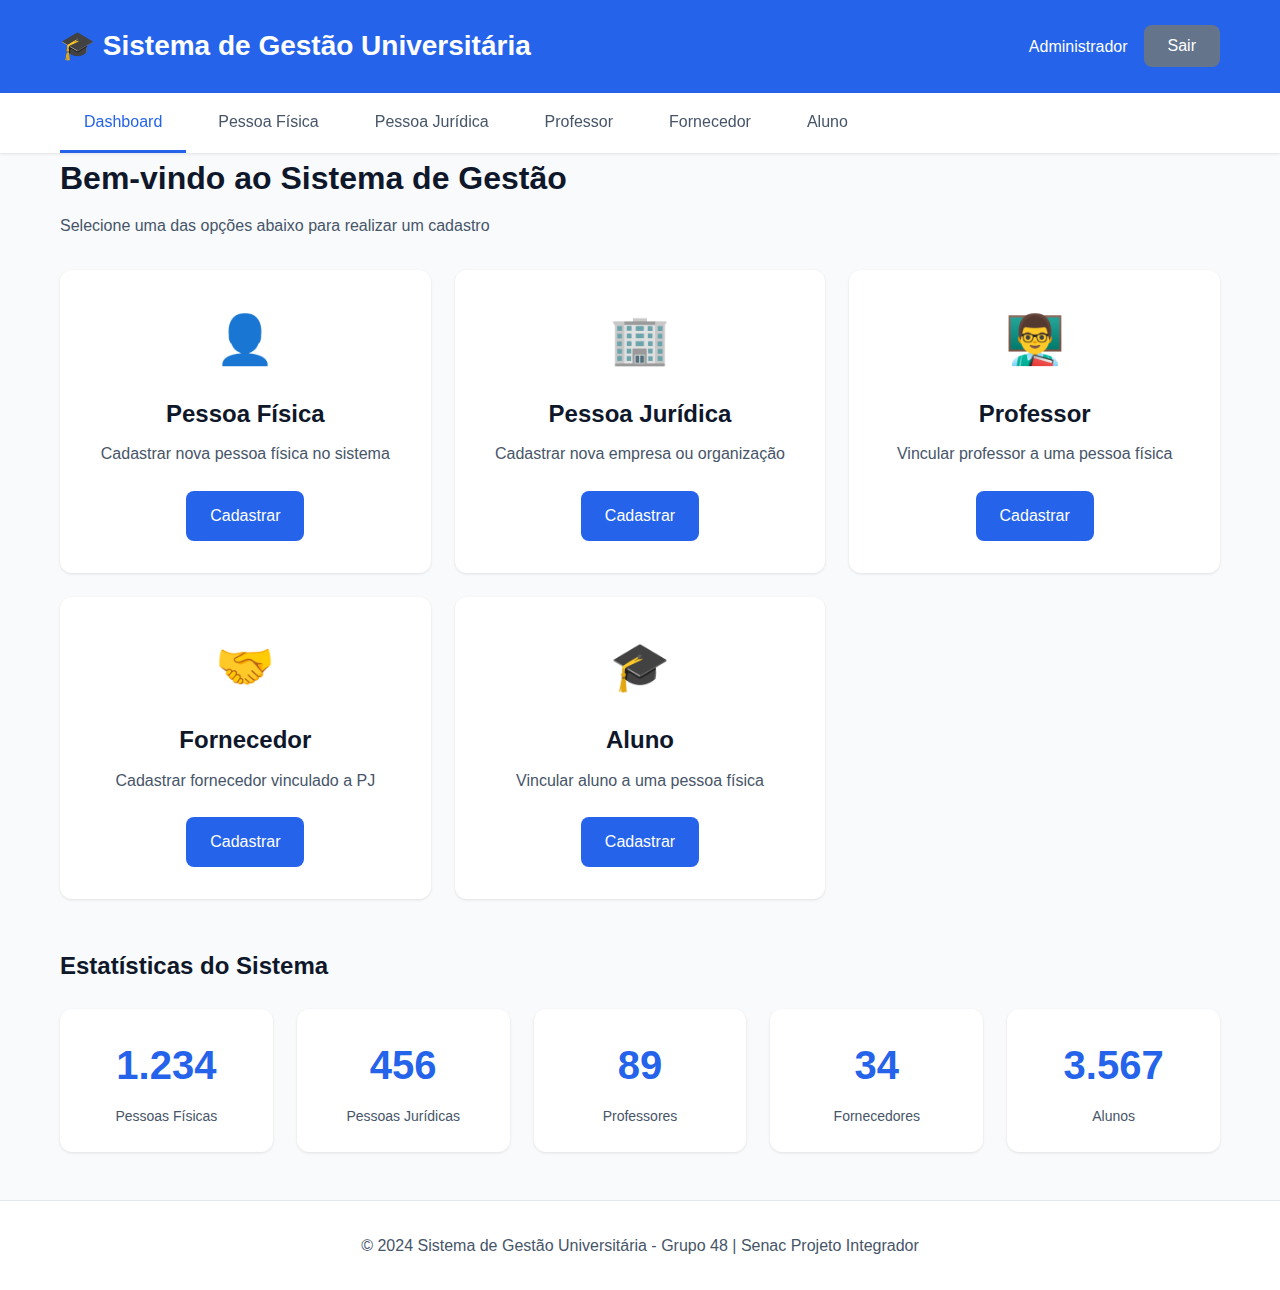
<file: index.html>
<!DOCTYPE html>
<html lang="pt-BR">
<head>
    <meta charset="UTF-8">
    <meta name="viewport" content="width=device-width, initial-scale=1.0">
    <title>Sistema de Gestão Universitária</title>
    <link rel="stylesheet" href="styles.css">
</head>
<body>
    <header>
        <div class="container">
            <h1>🎓 Sistema de Gestão Universitária</h1>
            <div class="user-info">
                <span>Administrador</span>
                <button class="btn-secondary">Sair</button>
            </div>
        </div>
    </header>

    <nav class="main-nav">
        <div class="container">
            <a href="index.html" class="active">Dashboard</a>
            <a href="pessoa-fisica.html">Pessoa Física</a>
            <a href="pessoa-juridica.html">Pessoa Jurídica</a>
            <a href="professor.html">Professor</a>
            <a href="fornecedor.html">Fornecedor</a>
            <a href="aluno.html">Aluno</a>
        </div>
    </nav>

    <main class="container">
        <section class="dashboard">
            <h2>Bem-vindo ao Sistema de Gestão</h2>
            <p class="subtitle">Selecione uma das opções abaixo para realizar um cadastro</p>

            <div class="cards-grid">
                <div class="card">
                    <div class="card-icon">👤</div>
                    <h3>Pessoa Física</h3>
                    <p>Cadastrar nova pessoa física no sistema</p>
                    <a href="pessoa-fisica.html" class="btn-primary">Cadastrar</a>
                </div>

                <div class="card">
                    <div class="card-icon">🏢</div>
                    <h3>Pessoa Jurídica</h3>
                    <p>Cadastrar nova empresa ou organização</p>
                    <a href="pessoa-juridica.html" class="btn-primary">Cadastrar</a>
                </div>

                <div class="card">
                    <div class="card-icon">👨‍🏫</div>
                    <h3>Professor</h3>
                    <p>Vincular professor a uma pessoa física</p>
                    <a href="professor.html" class="btn-primary">Cadastrar</a>
                </div>

                <div class="card">
                    <div class="card-icon">🤝</div>
                    <h3>Fornecedor</h3>
                    <p>Cadastrar fornecedor vinculado a PJ</p>
                    <a href="fornecedor.html" class="btn-primary">Cadastrar</a>
                </div>

                <div class="card">
                    <div class="card-icon">🎓</div>
                    <h3>Aluno</h3>
                    <p>Vincular aluno a uma pessoa física</p>
                    <a href="aluno.html" class="btn-primary">Cadastrar</a>
                </div>
            </div>
        </section>

        <section class="stats">
            <h3>Estatísticas do Sistema</h3>
            <div class="stats-grid">
                <div class="stat-card">
                    <div class="stat-number">1.234</div>
                    <div class="stat-label">Pessoas Físicas</div>
                </div>
                <div class="stat-card">
                    <div class="stat-number">456</div>
                    <div class="stat-label">Pessoas Jurídicas</div>
                </div>
                <div class="stat-card">
                    <div class="stat-number">89</div>
                    <div class="stat-label">Professores</div>
                </div>
                <div class="stat-card">
                    <div class="stat-number">34</div>
                    <div class="stat-label">Fornecedores</div>
                </div>
                <div class="stat-card">
                    <div class="stat-number">3.567</div>
                    <div class="stat-label">Alunos</div>
                </div>
            </div>
        </section>
    </main>

    <footer>
        <div class="container">
            <p>&copy; 2024 Sistema de Gestão Universitária - Grupo 48 | Senac Projeto Integrador</p>
        </div>
    </footer>

    <script src="scripts.js"></script>
</body>
</html>
</file>
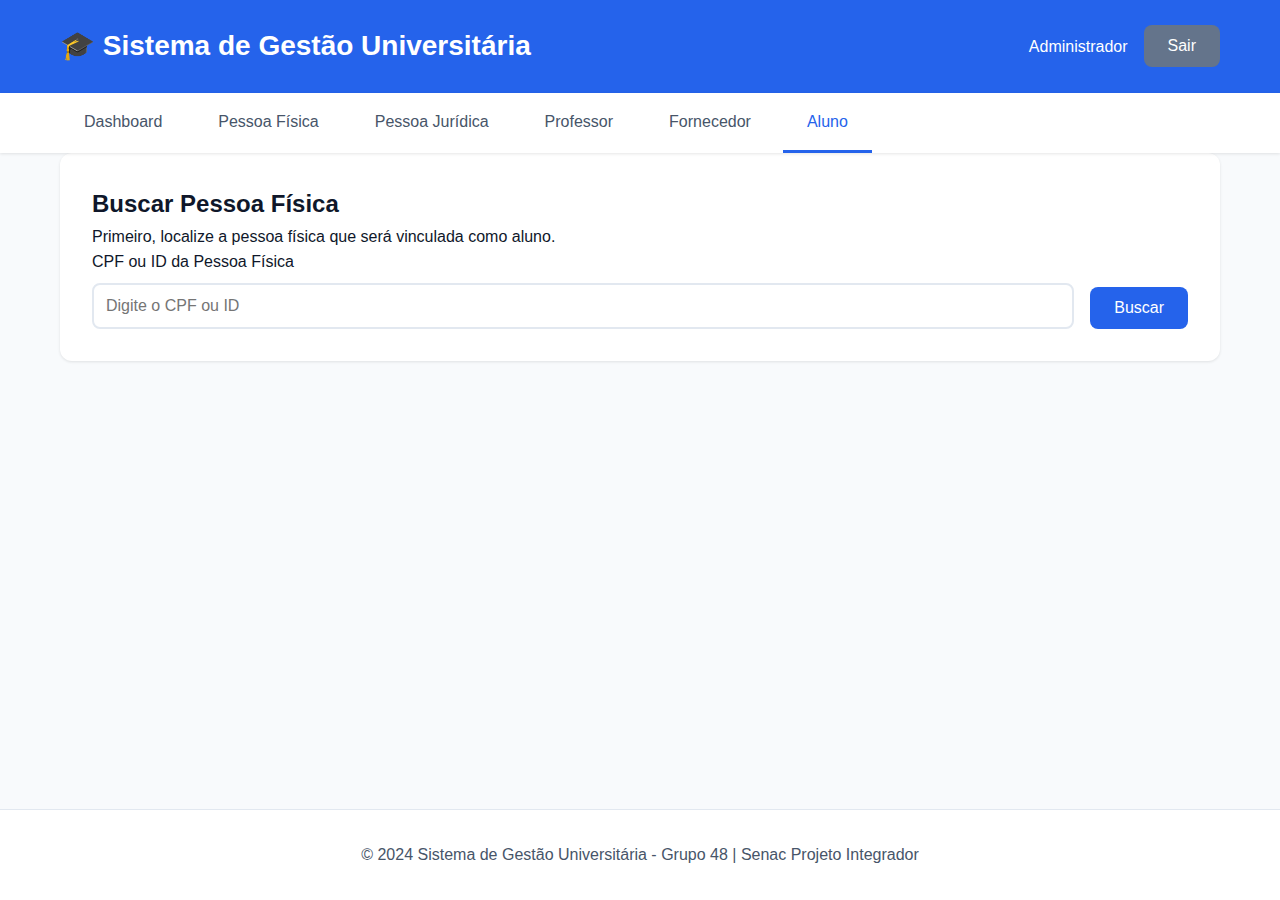
<file: aluno.html>
<!DOCTYPE html>
<html lang="pt-BR">
<head>
    <meta charset="UTF-8">
    <meta name="viewport" content="width=device-width, initial-scale=1.0">
    <title>Cadastrar Aluno - Sistema de Gestão Universitária</title>
    <link rel="stylesheet" href="styles.css">
</head>
<body>
    <header>
        <div class="container">
            <h1>🎓 Sistema de Gestão Universitária</h1>
            <div class="user-info">
                <span>Administrador</span>
                <button class="btn-secondary">Sair</button>
            </div>
        </div>
    </header>

    <nav class="main-nav">
        <div class="container">
            <a href="index.html">Dashboard</a>
            <a href="pessoa-fisica.html">Pessoa Física</a>
            <a href="pessoa-juridica.html">Pessoa Jurídica</a>
            <a href="professor.html">Professor</a>
            <a href="fornecedor.html">Fornecedor</a>
            <a href="aluno.html" class="active">Aluno</a>
        </div>
    </nav>

    <main class="container">
        <!-- Seção de Busca -->
        <div class="search-section">
            <h2>Buscar Pessoa Física</h2>
            <p class="description">Primeiro, localize a pessoa física que será vinculada como aluno.</p>

            <div class="search-box">
                <div class="form-group">
                    <label for="cpfBusca">CPF ou ID da Pessoa Física</label>
                    <input 
                        type="text" 
                        id="cpfBusca" 
                        placeholder="Digite o CPF ou ID"
                    >
                </div>
                <button type="button" class="btn-primary" onclick="buscarPessoa()">Buscar</button>
            </div>

            <div id="resultadoBusca"></div>
        </div>

        <!-- Formulário de Aluno (inicialmente oculto) -->
        <div id="formularioAluno" class="form-section" style="display: none;">
            <h2>Dados Acadêmicos do Aluno</h2>
            <p class="description">Preencha as informações acadêmicas para o cadastro do aluno.</p>

            <div id="messages"></div>

            <!-- Dados da Pessoa Física (somente leitura) -->
            <div class="info-box">
                <strong>Pessoa Física Selecionada:</strong>
                <p id="dadosPessoa" style="margin-top: 0.5rem;"></p>
            </div>

            <form id="formAluno">
                <div class="form-row">
                    <div class="form-group">
                        <label for="curso" class="required">Curso</label>
                        <select id="curso" name="curso" required>
                            <option value="">Selecione o curso</option>
                            <option value="Análise e Desenvolvimento de Sistemas">Análise e Desenvolvimento de Sistemas</option>
                            <option value="Ciência da Computação">Ciência da Computação</option>
                            <option value="Engenharia de Software">Engenharia de Software</option>
                            <option value="Sistemas de Informação">Sistemas de Informação</option>
                            <option value="Administração">Administração</option>
                            <option value="Ciências Contábeis">Ciências Contábeis</option>
                            <option value="Direito">Direito</option>
                            <option value="Enfermagem">Enfermagem</option>
                            <option value="Engenharia Civil">Engenharia Civil</option>
                            <option value="Pedagogia">Pedagogia</option>
                        </select>
                    </div>

                    <div class="form-group">
                        <label for="turno" class="required">Turno</label>
                        <select id="turno" name="turno" required>
                            <option value="">Selecione o turno</option>
                            <option value="Matutino">Matutino</option>
                            <option value="Vespertino">Vespertino</option>
                            <option value="Noturno">Noturno</option>
                            <option value="Integral">Integral</option>
                            <option value="EAD">EAD</option>
                        </select>
                    </div>
                </div>

                <div class="form-row">
                    <div class="form-group">
                        <label for="dataIngresso" class="required">Data de Ingresso</label>
                        <input 
                            type="date" 
                            id="dataIngresso" 
                            name="dataIngresso"
                            required
                        >
                    </div>

                    <div class="form-group">
                        <label for="formaIngresso" class="required">Forma de Ingresso</label>
                        <select id="formaIngresso" name="formaIngresso" required>
                            <option value="">Selecione a forma de ingresso</option>
                            <option value="Vestibular">Vestibular</option>
                            <option value="ENEM">ENEM</option>
                            <option value="Transferência Externa">Transferência Externa</option>
                            <option value="Transferência Interna">Transferência Interna</option>
                            <option value="Processo Seletivo">Processo Seletivo</option>
                            <option value="Reopção de Curso">Reopção de Curso</option>
                        </select>
                    </div>
                </div>

                <div class="form-group">
                    <label for="status" class="required">Status</label>
                    <select id="status" name="status" required>
                        <option value="">Selecione o status</option>
                        <option value="Ativo">Ativo</option>
                        <option value="Trancado">Trancado</option>
                        <option value="Inativo">Inativo</option>
                    </select>
                </div>

                <div class="form-actions">
                    <button type="button" class="btn-secondary" onclick="cancelarCadastro()">Cancelar</button>
                    <button type="submit" class="btn-primary">Cadastrar Aluno</button>
                </div>
            </form>
        </div>
    </main>

    <footer>
        <div class="container">
            <p>&copy; 2024 Sistema de Gestão Universitária - Grupo 48 | Senac Projeto Integrador</p>
        </div>
    </footer>

    <script src="scripts.js"></script>
    <script>
        let pessoaFisicaSelecionada = null;

        function buscarPessoa() {
            const cpfBusca = document.getElementById('cpfBusca').value.trim();
            const resultadoDiv = document.getElementById('resultadoBusca');

            if (!cpfBusca) {
                resultadoDiv.innerHTML = '<div class="error-message">Por favor, digite um CPF ou ID para buscar.</div>';
                return;
            }

            // Simular busca (80% de chance de encontrar)
            if (Math.random() < 0.8) {
                pessoaFisicaSelecionada = {
                    id: 'PF' + Math.floor(Math.random() * 10000).toString().padStart(5, '0'),
                    nome: 'Maria Oliveira Santos',
                    cpf: '987.654.321-00',
                    email: 'maria.oliveira@email.com',
                    telefone: '(81) 99876-5432'
                };

                resultadoDiv.innerHTML = `
                    <div class="result-card">
                        <h4>✅ Pessoa Física Encontrada</h4>
                        <p><strong>ID:</strong> ${pessoaFisicaSelecionada.id}</p>
                        <p><strong>Nome:</strong> ${pessoaFisicaSelecionada.nome}</p>
                        <p><strong>CPF:</strong> ${pessoaFisicaSelecionada.cpf}</p>
                        <p><strong>E-mail:</strong> ${pessoaFisicaSelecionada.email}</p>
                        <p><strong>Telefone:</strong> ${pessoaFisicaSelecionada.telefone}</p>
                        <button class="btn-success" style="margin-top: 1rem;" onclick="vincularAluno()">
                            Vincular como Aluno
                        </button>
                    </div>
                `;
            } else {
                resultadoDiv.innerHTML = `
                    <div class="error-message">
                        Pessoa física não encontrada. 
                        <a href="pessoa-fisica.html" style="color: inherit; text-decoration: underline;">
                            Clique aqui para cadastrar
                        </a>
                    </div>
                `;
            }
        }

        function vincularAluno() {
            // Mostrar formulário
            document.getElementById('formularioAluno').style.display = 'block';
            document.getElementById('dadosPessoa').innerHTML = `
                <strong>${pessoaFisicaSelecionada.nome}</strong> - 
                CPF: ${pessoaFisicaSelecionada.cpf} - 
                ID: ${pessoaFisicaSelecionada.id}
            `;
            
            // Scroll suave para o formulário
            document.getElementById('formularioAluno').scrollIntoView({ behavior: 'smooth' });
        }

        function cancelarCadastro() {
            document.getElementById('formularioAluno').style.display = 'none';
            document.getElementById('formAluno').reset();
            document.getElementById('messages').innerHTML = '';
            pessoaFisicaSelecionada = null;
        }

        // Validação do formulário
        document.getElementById('formAluno').addEventListener('submit', function(e) {
            e.preventDefault();

            if (!pessoaFisicaSelecionada) {
                showMessage('Erro: Nenhuma pessoa física selecionada.', 'error');
                return;
            }

            const curso = document.getElementById('curso').value;

            // Simular curso indisponível (15% de chance)
            if (Math.random() < 0.15) {
                showMessage(
                    `O curso "${curso}" está temporariamente indisponível para matrícula. Por favor, selecione outro curso.`, 
                    'error'
                );
                return;
            }

            // Gerar matrícula acadêmica
            const anoAtual = new Date().getFullYear();
            const matricula = anoAtual + '' + Math.floor(Math.random() * 1000000).toString().padStart(6, '0');
            
            showMessage(`Aluno cadastrado com sucesso! Matrícula: ${matricula}`, 'success');
            
            // Limpar após 3 segundos
            setTimeout(() => {
                cancelarCadastro();
                document.getElementById('resultadoBusca').innerHTML = '';
                document.getElementById('cpfBusca').value = '';
            }, 3000);
        });

        function showMessage(message, type) {
            const messagesDiv = document.getElementById('messages');
            const className = type === 'success' ? 'success-message' : 'error-message';
            messagesDiv.innerHTML = `<div class="${className}">${message}</div>`;
            messagesDiv.scrollIntoView({ behavior: 'smooth' });
        }
    </script>
</body>
</html>
</file>
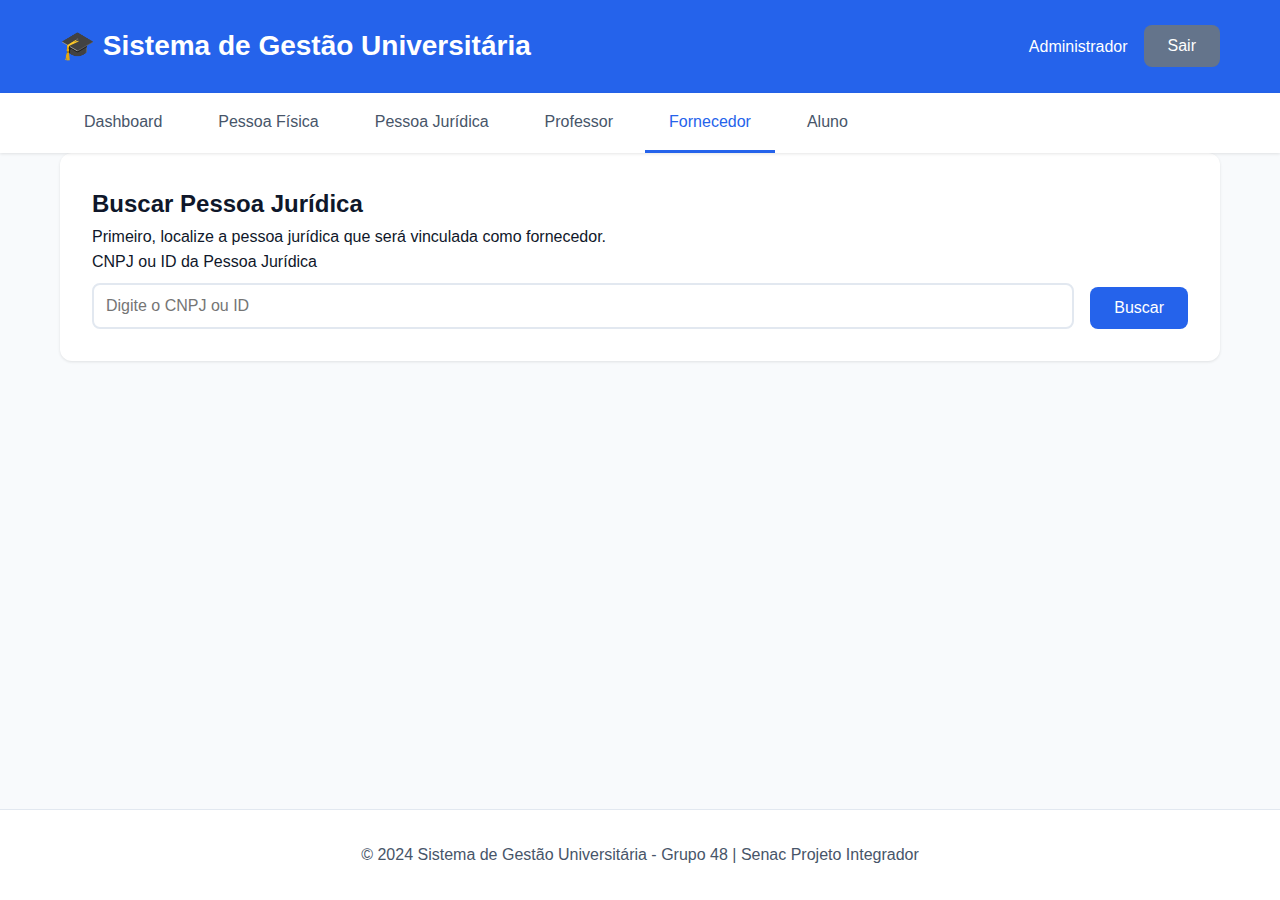
<file: fornecedor.html>
<!DOCTYPE html>
<html lang="pt-BR">
<head>
    <meta charset="UTF-8">
    <meta name="viewport" content="width=device-width, initial-scale=1.0">
    <title>Cadastrar Fornecedor - Sistema de Gestão Universitária</title>
    <link rel="stylesheet" href="styles.css">
</head>
<body>
    <header>
        <div class="container">
            <h1>🎓 Sistema de Gestão Universitária</h1>
            <div class="user-info">
                <span>Administrador</span>
                <button class="btn-secondary">Sair</button>
            </div>
        </div>
    </header>

    <nav class="main-nav">
        <div class="container">
            <a href="index.html">Dashboard</a>
            <a href="pessoa-fisica.html">Pessoa Física</a>
            <a href="pessoa-juridica.html">Pessoa Jurídica</a>
            <a href="professor.html">Professor</a>
            <a href="fornecedor.html" class="active">Fornecedor</a>
            <a href="aluno.html">Aluno</a>
        </div>
    </nav>

    <main class="container">
        <!-- Seção de Busca -->
        <div class="search-section">
            <h2>Buscar Pessoa Jurídica</h2>
            <p class="description">Primeiro, localize a pessoa jurídica que será vinculada como fornecedor.</p>

            <div class="search-box">
                <div class="form-group">
                    <label for="cnpjBusca">CNPJ ou ID da Pessoa Jurídica</label>
                    <input 
                        type="text" 
                        id="cnpjBusca" 
                        placeholder="Digite o CNPJ ou ID"
                    >
                </div>
                <button type="button" class="btn-primary" onclick="buscarEmpresa()">Buscar</button>
            </div>

            <div id="resultadoBusca"></div>
        </div>

        <!-- Formulário de Fornecedor (inicialmente oculto) -->
        <div id="formularioFornecedor" class="form-section" style="display: none;">
            <h2>Dados do Fornecedor</h2>
            <p class="description">Preencha as informações complementares para o cadastro do fornecedor.</p>

            <div id="messages"></div>

            <!-- Dados da Pessoa Jurídica (somente leitura) -->
            <div class="info-box">
                <strong>Pessoa Jurídica Selecionada:</strong>
                <p id="dadosEmpresa" style="margin-top: 0.5rem;"></p>
            </div>

            <form id="formFornecedor">
                <div class="form-row">
                    <div class="form-group">
                        <label for="ramo" class="required">Ramo de Atividade</label>
                        <select id="ramo" name="ramo" required>
                            <option value="">Selecione o ramo</option>
                            <option value="Tecnologia">Tecnologia e TI</option>
                            <option value="Papelaria">Papelaria e Material de Escritório</option>
                            <option value="Alimentacao">Alimentação</option>
                            <option value="Limpeza">Limpeza e Higiene</option>
                            <option value="Construcao">Construção e Manutenção</option>
                            <option value="Moveis">Móveis e Equipamentos</option>
                            <option value="Servicos">Serviços Diversos</option>
                            <option value="Educacao">Material Educacional</option>
                            <option value="Laboratorio">Equipamentos de Laboratório</option>
                        </select>
                    </div>

                    <div class="form-group">
                        <label for="representante" class="required">Representante Legal</label>
                        <input 
                            type="text" 
                            id="representante" 
                            name="representante" 
                            placeholder="Nome do representante"
                            required
                        >
                    </div>
                </div>

                <div class="form-group">
                    <label for="produtos" class="required">Produtos/Serviços Oferecidos</label>
                    <textarea 
                        id="produtos" 
                        name="produtos" 
                        placeholder="Descreva os principais produtos ou serviços oferecidos"
                        required
                    ></textarea>
                    <small>Liste os principais produtos ou serviços fornecidos</small>
                </div>

                <div class="form-group">
                    <label for="condicoes" class="required">Condições de Pagamento</label>
                    <select id="condicoes" name="condicoes" required>
                        <option value="">Selecione as condições</option>
                        <option value="A vista">À vista</option>
                        <option value="15 dias">15 dias</option>
                        <option value="30 dias">30 dias</option>
                        <option value="30/60 dias">30/60 dias</option>
                        <option value="30/60/90 dias">30/60/90 dias</option>
                        <option value="45 dias">45 dias</option>
                        <option value="60 dias">60 dias</option>
                        <option value="Personalizado">Personalizado</option>
                    </select>
                </div>

                <div class="form-actions">
                    <button type="button" class="btn-secondary" onclick="cancelarCadastro()">Cancelar</button>
                    <button type="submit" class="btn-primary">Cadastrar Fornecedor</button>
                </div>
            </form>
        </div>
    </main>

    <footer>
        <div class="container">
            <p>&copy; 2024 Sistema de Gestão Universitária - Grupo 48 | Senac Projeto Integrador</p>
        </div>
    </footer>

    <script src="scripts.js"></script>
    <script>
        let pessoaJuridicaSelecionada = null;

        function buscarEmpresa() {
            const cnpjBusca = document.getElementById('cnpjBusca').value.trim();
            const resultadoDiv = document.getElementById('resultadoBusca');

            if (!cnpjBusca) {
                resultadoDiv.innerHTML = '<div class="error-message">Por favor, digite um CNPJ ou ID para buscar.</div>';
                return;
            }

            // Simular busca (80% de chance de encontrar)
            if (Math.random() < 0.8) {
                pessoaJuridicaSelecionada = {
                    id: 'PJ' + Math.floor(Math.random() * 10000).toString().padStart(5, '0'),
                    razaoSocial: 'ACME Tecnologia e Sistemas LTDA',
                    nomeFantasia: 'ACME Tech',
                    cnpj: '12.345.678/0001-90',
                    email: 'contato@acmetech.com',
                    telefone: '(81) 3333-4444'
                };

                resultadoDiv.innerHTML = `
                    <div class="result-card">
                        <h4>✅ Pessoa Jurídica Encontrada</h4>
                        <p><strong>ID:</strong> ${pessoaJuridicaSelecionada.id}</p>
                        <p><strong>Razão Social:</strong> ${pessoaJuridicaSelecionada.razaoSocial}</p>
                        <p><strong>Nome Fantasia:</strong> ${pessoaJuridicaSelecionada.nomeFantasia || 'Não informado'}</p>
                        <p><strong>CNPJ:</strong> ${pessoaJuridicaSelecionada.cnpj}</p>
                        <p><strong>E-mail:</strong> ${pessoaJuridicaSelecionada.email}</p>
                        <p><strong>Telefone:</strong> ${pessoaJuridicaSelecionada.telefone}</p>
                        <button class="btn-success" style="margin-top: 1rem;" onclick="vincularFornecedor()">
                            Vincular como Fornecedor
                        </button>
                    </div>
                `;
            } else {
                resultadoDiv.innerHTML = `
                    <div class="error-message">
                        Pessoa jurídica não encontrada. 
                        <a href="pessoa-juridica.html" style="color: inherit; text-decoration: underline;">
                            Clique aqui para cadastrar
                        </a>
                    </div>
                `;
            }
        }

        function vincularFornecedor() {
            // Verificar se já é fornecedor (20% de chance)
            if (Math.random() < 0.2) {
                const resultadoDiv = document.getElementById('resultadoBusca');
                resultadoDiv.innerHTML = `
                    <div class="error-message">
                        Esta pessoa jurídica já possui vínculo de fornecedor.
                        <div style="margin-top: 1rem;">
                            <button class="btn-secondary" onclick="visualizarFornecedor()">Visualizar</button>
                            <button class="btn-primary" onclick="atualizarFornecedor()">Atualizar Dados</button>
                        </div>
                    </div>
                `;
                return;
            }

            // Mostrar formulário
            document.getElementById('formularioFornecedor').style.display = 'block';
            document.getElementById('dadosEmpresa').innerHTML = `
                <strong>${pessoaJuridicaSelecionada.razaoSocial}</strong>
                ${pessoaJuridicaSelecionada.nomeFantasia ? ` (${pessoaJuridicaSelecionada.nomeFantasia})` : ''} - 
                CNPJ: ${pessoaJuridicaSelecionada.cnpj} - 
                ID: ${pessoaJuridicaSelecionada.id}
            `;
            
            // Scroll suave para o formulário
            document.getElementById('formularioFornecedor').scrollIntoView({ behavior: 'smooth' });
        }

        function visualizarFornecedor() {
            alert('Funcionalidade de visualização será implementada.');
        }

        function atualizarFornecedor() {
            vincularFornecedor();
        }

        function cancelarCadastro() {
            document.getElementById('formularioFornecedor').style.display = 'none';
            document.getElementById('formFornecedor').reset();
            document.getElementById('messages').innerHTML = '';
            pessoaJuridicaSelecionada = null;
        }

        // Validação do formulário
        document.getElementById('formFornecedor').addEventListener('submit', function(e) {
            e.preventDefault();

            if (!pessoaJuridicaSelecionada) {
                showMessage('Erro: Nenhuma pessoa jurídica selecionada.', 'error');
                return;
            }

            // Gerar código de fornecedor
            const codigo = 'FORN' + Math.floor(Math.random() * 100000).toString().padStart(6, '0');
            
            showMessage(`Fornecedor cadastrado com sucesso! Código: ${codigo}`, 'success');
            
            // Limpar após 3 segundos
            setTimeout(() => {
                cancelarCadastro();
                document.getElementById('resultadoBusca').innerHTML = '';
                document.getElementById('cnpjBusca').value = '';
            }, 3000);
        });

        function showMessage(message, type) {
            const messagesDiv = document.getElementById('messages');
            const className = type === 'success' ? 'success-message' : 'error-message';
            messagesDiv.innerHTML = `<div class="${className}">${message}</div>`;
            messagesDiv.scrollIntoView({ behavior: 'smooth' });
        }
    </script>
</body>
</html>
</file>
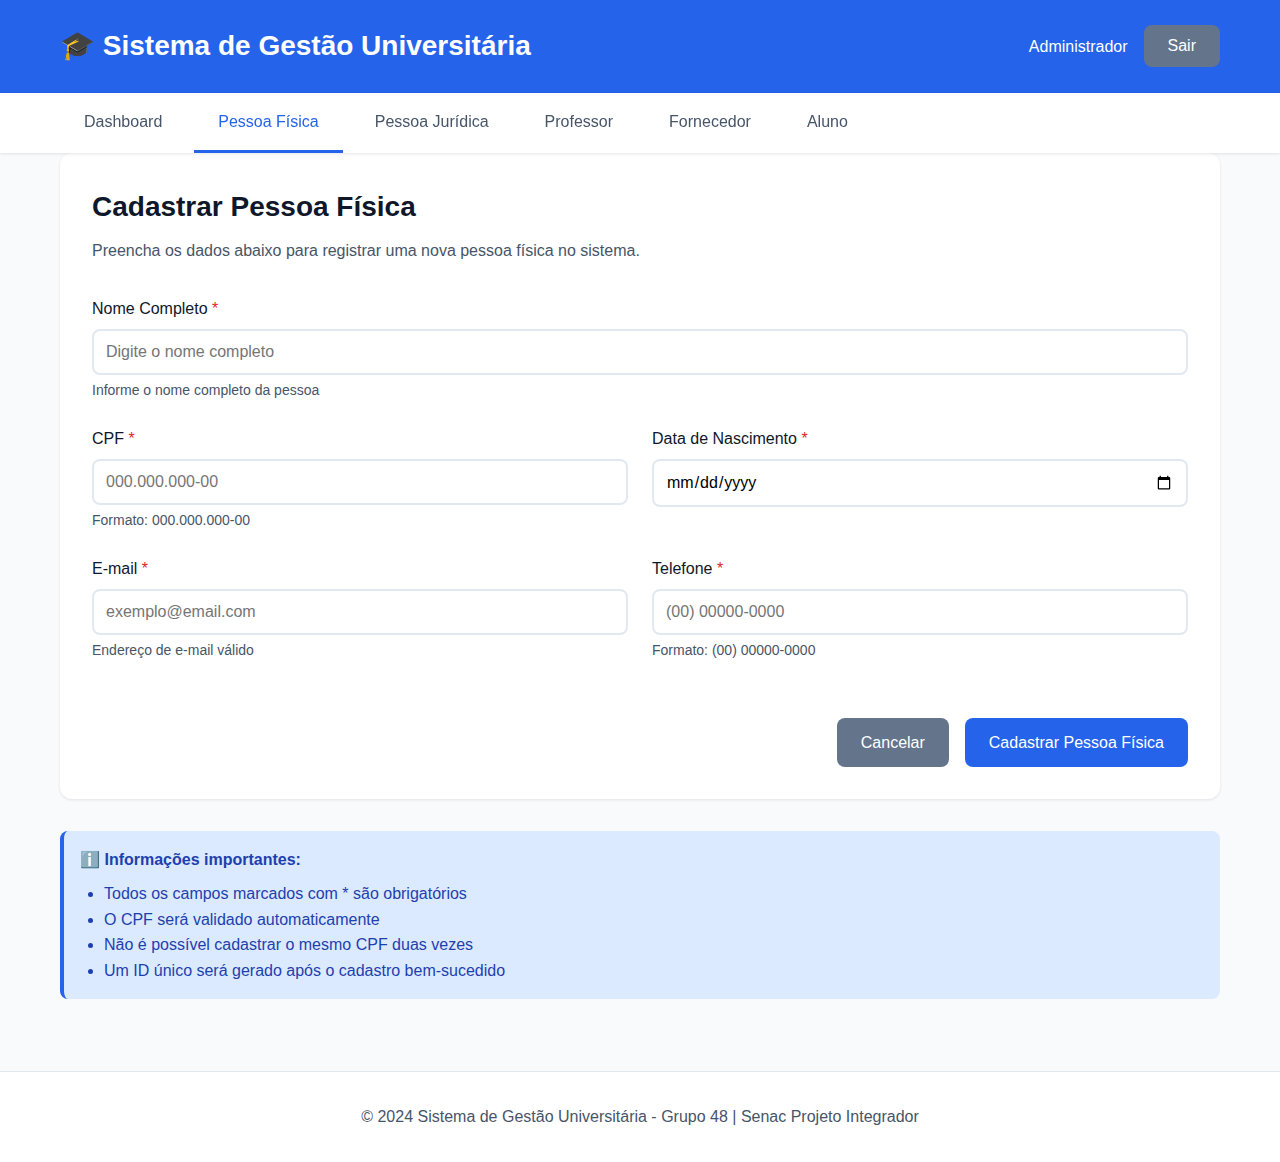
<file: pessoa-fisica.html>
<!DOCTYPE html>
<html lang="pt-BR">
<head>
    <meta charset="UTF-8">
    <meta name="viewport" content="width=device-width, initial-scale=1.0">
    <title>Cadastrar Pessoa Física - Sistema de Gestão Universitária</title>
    <link rel="stylesheet" href="styles.css">
</head>
<body>
    <header>
        <div class="container">
            <h1>🎓 Sistema de Gestão Universitária</h1>
            <div class="user-info">
                <span>Administrador</span>
                <button class="btn-secondary">Sair</button>
            </div>
        </div>
    </header>

    <nav class="main-nav">
        <div class="container">
            <a href="index.html">Dashboard</a>
            <a href="pessoa-fisica.html" class="active">Pessoa Física</a>
            <a href="pessoa-juridica.html">Pessoa Jurídica</a>
            <a href="professor.html">Professor</a>
            <a href="fornecedor.html">Fornecedor</a>
            <a href="aluno.html">Aluno</a>
        </div>
    </nav>

    <main class="container">
        <div class="form-section">
            <h2>Cadastrar Pessoa Física</h2>
            <p class="description">Preencha os dados abaixo para registrar uma nova pessoa física no sistema.</p>

            <div id="messages"></div>

            <form id="formPessoaFisica">
                <div class="form-row">
                    <div class="form-group">
                        <label for="nome" class="required">Nome Completo</label>
                        <input 
                            type="text" 
                            id="nome" 
                            name="nome" 
                            placeholder="Digite o nome completo"
                            required
                            minlength="3"
                        >
                        <small>Informe o nome completo da pessoa</small>
                    </div>
                </div>

                <div class="form-row">
                    <div class="form-group">
                        <label for="cpf" class="required">CPF</label>
                        <input 
                            type="text" 
                            id="cpf" 
                            name="cpf" 
                            placeholder="000.000.000-00"
                            maxlength="14"
                            required
                        >
                        <small>Formato: 000.000.000-00</small>
                    </div>

                    <div class="form-group">
                        <label for="dataNascimento" class="required">Data de Nascimento</label>
                        <input 
                            type="date" 
                            id="dataNascimento" 
                            name="dataNascimento"
                            required
                        >
                    </div>
                </div>

                <div class="form-row">
                    <div class="form-group">
                        <label for="email" class="required">E-mail</label>
                        <input 
                            type="email" 
                            id="email" 
                            name="email" 
                            placeholder="exemplo@email.com"
                            required
                        >
                        <small>Endereço de e-mail válido</small>
                    </div>

                    <div class="form-group">
                        <label for="telefone" class="required">Telefone</label>
                        <input 
                            type="tel" 
                            id="telefone" 
                            name="telefone" 
                            placeholder="(00) 00000-0000"
                            maxlength="15"
                            required
                        >
                        <small>Formato: (00) 00000-0000</small>
                    </div>
                </div>

                <div class="form-actions">
                    <a href="index.html" class="btn-secondary">Cancelar</a>
                    <button type="submit" class="btn-primary">Cadastrar Pessoa Física</button>
                </div>
            </form>
        </div>

        <div class="info-box">
            <strong>ℹ️ Informações importantes:</strong>
            <ul style="margin-top: 0.5rem; margin-left: 1.5rem;">
                <li>Todos os campos marcados com * são obrigatórios</li>
                <li>O CPF será validado automaticamente</li>
                <li>Não é possível cadastrar o mesmo CPF duas vezes</li>
                <li>Um ID único será gerado após o cadastro bem-sucedido</li>
            </ul>
        </div>
    </main>

    <footer>
        <div class="container">
            <p>&copy; 2024 Sistema de Gestão Universitária - Grupo 48 | Senac Projeto Integrador</p>
        </div>
    </footer>

    <script src="scripts.js"></script>
    <script>
        // Máscara para CPF
        document.getElementById('cpf').addEventListener('input', function(e) {
            let value = e.target.value.replace(/\D/g, '');
            if (value.length <= 11) {
                value = value.replace(/(\d{3})(\d)/, '$1.$2');
                value = value.replace(/(\d{3})(\d)/, '$1.$2');
                value = value.replace(/(\d{3})(\d{1,2})$/, '$1-$2');
                e.target.value = value;
            }
        });

        // Máscara para Telefone
        document.getElementById('telefone').addEventListener('input', function(e) {
            let value = e.target.value.replace(/\D/g, '');
            if (value.length <= 11) {
                value = value.replace(/(\d{2})(\d)/, '($1) $2');
                value = value.replace(/(\d{5})(\d)/, '$1-$2');
                e.target.value = value;
            }
        });

        // Validação do formulário
        document.getElementById('formPessoaFisica').addEventListener('submit', function(e) {
            e.preventDefault();
            
            const cpf = document.getElementById('cpf').value.replace(/\D/g, '');
            
            // Validação simples de CPF
            if (cpf.length !== 11) {
                showMessage('CPF inválido. Digite um CPF com 11 dígitos.', 'error');
                return;
            }

            // Simular verificação de CPF duplicado (25% de chance)
            if (Math.random() < 0.25) {
                showMessage('CPF já cadastrado no sistema. Deseja visualizar o cadastro existente?', 'error');
                return;
            }

            // Simular sucesso
            const id = 'PF' + Math.floor(Math.random() * 10000).toString().padStart(5, '0');
            showMessage(`Pessoa física cadastrada com sucesso! ID: ${id}`, 'success');
            
            // Limpar formulário após 2 segundos
            setTimeout(() => {
                document.getElementById('formPessoaFisica').reset();
                document.getElementById('messages').innerHTML = '';
            }, 3000);
        });

        function showMessage(message, type) {
            const messagesDiv = document.getElementById('messages');
            const className = type === 'success' ? 'success-message' : 'error-message';
            messagesDiv.innerHTML = `<div class="${className}">${message}</div>`;
            messagesDiv.scrollIntoView({ behavior: 'smooth' });
        }
    </script>
</body>
</html>
</file>
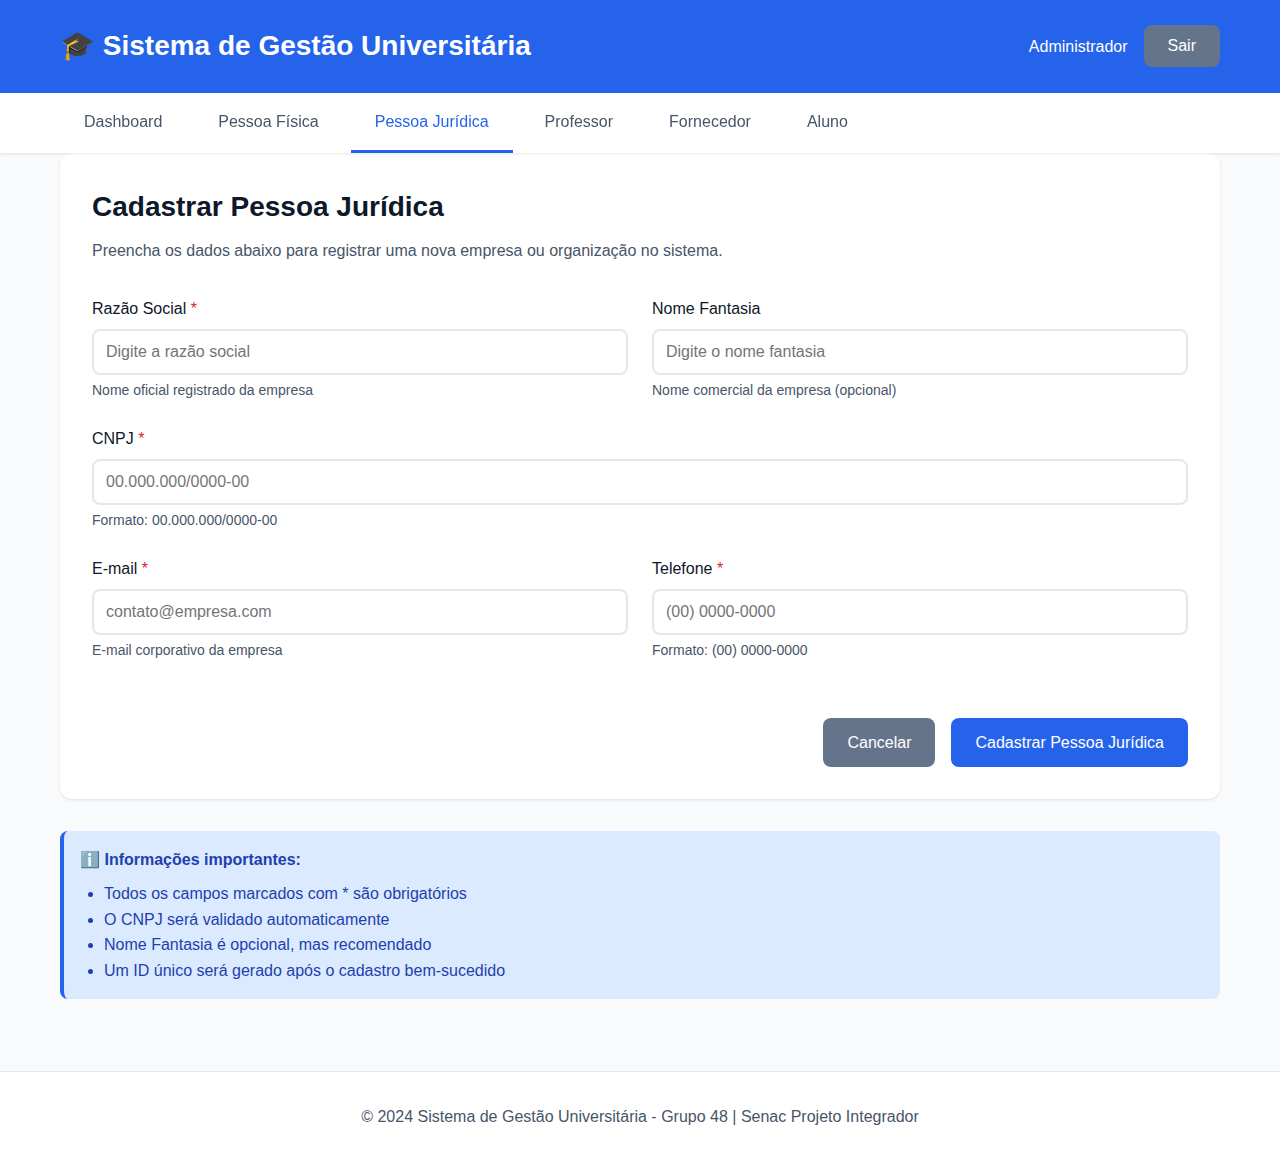
<file: pessoa-juridica.html>
<!DOCTYPE html>
<html lang="pt-BR">
<head>
    <meta charset="UTF-8">
    <meta name="viewport" content="width=device-width, initial-scale=1.0">
    <title>Cadastrar Pessoa Jurídica - Sistema de Gestão Universitária</title>
    <link rel="stylesheet" href="styles.css">
</head>
<body>
    <header>
        <div class="container">
            <h1>🎓 Sistema de Gestão Universitária</h1>
            <div class="user-info">
                <span>Administrador</span>
                <button class="btn-secondary">Sair</button>
            </div>
        </div>
    </header>

    <nav class="main-nav">
        <div class="container">
            <a href="index.html">Dashboard</a>
            <a href="pessoa-fisica.html">Pessoa Física</a>
            <a href="pessoa-juridica.html" class="active">Pessoa Jurídica</a>
            <a href="professor.html">Professor</a>
            <a href="fornecedor.html">Fornecedor</a>
            <a href="aluno.html">Aluno</a>
        </div>
    </nav>

    <main class="container">
        <div class="form-section">
            <h2>Cadastrar Pessoa Jurídica</h2>
            <p class="description">Preencha os dados abaixo para registrar uma nova empresa ou organização no sistema.</p>

            <div id="messages"></div>

            <form id="formPessoaJuridica">
                <div class="form-row">
                    <div class="form-group">
                        <label for="razaoSocial" class="required">Razão Social</label>
                        <input 
                            type="text" 
                            id="razaoSocial" 
                            name="razaoSocial" 
                            placeholder="Digite a razão social"
                            required
                            minlength="3"
                        >
                        <small>Nome oficial registrado da empresa</small>
                    </div>

                    <div class="form-group">
                        <label for="nomeFantasia">Nome Fantasia</label>
                        <input 
                            type="text" 
                            id="nomeFantasia" 
                            name="nomeFantasia" 
                            placeholder="Digite o nome fantasia"
                        >
                        <small>Nome comercial da empresa (opcional)</small>
                    </div>
                </div>

                <div class="form-row">
                    <div class="form-group">
                        <label for="cnpj" class="required">CNPJ</label>
                        <input 
                            type="text" 
                            id="cnpj" 
                            name="cnpj" 
                            placeholder="00.000.000/0000-00"
                            maxlength="18"
                            required
                        >
                        <small>Formato: 00.000.000/0000-00</small>
                    </div>
                </div>

                <div class="form-row">
                    <div class="form-group">
                        <label for="email" class="required">E-mail</label>
                        <input 
                            type="email" 
                            id="email" 
                            name="email" 
                            placeholder="contato@empresa.com"
                            required
                        >
                        <small>E-mail corporativo da empresa</small>
                    </div>

                    <div class="form-group">
                        <label for="telefone" class="required">Telefone</label>
                        <input 
                            type="tel" 
                            id="telefone" 
                            name="telefone" 
                            placeholder="(00) 0000-0000"
                            maxlength="14"
                            required
                        >
                        <small>Formato: (00) 0000-0000</small>
                    </div>
                </div>

                <div class="form-actions">
                    <a href="index.html" class="btn-secondary">Cancelar</a>
                    <button type="submit" class="btn-primary">Cadastrar Pessoa Jurídica</button>
                </div>
            </form>
        </div>

        <div class="info-box">
            <strong>ℹ️ Informações importantes:</strong>
            <ul style="margin-top: 0.5rem; margin-left: 1.5rem;">
                <li>Todos os campos marcados com * são obrigatórios</li>
                <li>O CNPJ será validado automaticamente</li>
                <li>Nome Fantasia é opcional, mas recomendado</li>
                <li>Um ID único será gerado após o cadastro bem-sucedido</li>
            </ul>
        </div>
    </main>

    <footer>
        <div class="container">
            <p>&copy; 2024 Sistema de Gestão Universitária - Grupo 48 | Senac Projeto Integrador</p>
        </div>
    </footer>

    <script src="scripts.js"></script>
    <script>
        // Máscara para CNPJ
        document.getElementById('cnpj').addEventListener('input', function(e) {
            let value = e.target.value.replace(/\D/g, '');
            if (value.length <= 14) {
                value = value.replace(/(\d{2})(\d)/, '$1.$2');
                value = value.replace(/(\d{3})(\d)/, '$1.$2');
                value = value.replace(/(\d{3})(\d)/, '$1/$2');
                value = value.replace(/(\d{4})(\d{1,2})$/, '$1-$2');
                e.target.value = value;
            }
        });

        // Máscara para Telefone
        document.getElementById('telefone').addEventListener('input', function(e) {
            let value = e.target.value.replace(/\D/g, '');
            if (value.length <= 10) {
                value = value.replace(/(\d{2})(\d)/, '($1) $2');
                value = value.replace(/(\d{4})(\d)/, '$1-$2');
                e.target.value = value;
            }
        });

        // Validação do formulário
        document.getElementById('formPessoaJuridica').addEventListener('submit', function(e) {
            e.preventDefault();
            
            const cnpj = document.getElementById('cnpj').value.replace(/\D/g, '');
            
            // Validação simples de CNPJ
            if (cnpj.length !== 14) {
                showMessage('CNPJ inválido. Digite um CNPJ com 14 dígitos.', 'error');
                return;
            }

            // Validar campos obrigatórios
            const razaoSocial = document.getElementById('razaoSocial').value.trim();
            const email = document.getElementById('email').value.trim();
            const telefone = document.getElementById('telefone').value.trim();

            if (!razaoSocial || !email || !telefone) {
                showMessage('Por favor, preencha todos os campos obrigatórios.', 'error');
                return;
            }

            // Simular sucesso
            const id = 'PJ' + Math.floor(Math.random() * 10000).toString().padStart(5, '0');
            showMessage(`Pessoa jurídica cadastrada com sucesso! ID: ${id}`, 'success');
            
            // Limpar formulário após 2 segundos
            setTimeout(() => {
                document.getElementById('formPessoaJuridica').reset();
                document.getElementById('messages').innerHTML = '';
            }, 3000);
        });

        function showMessage(message, type) {
            const messagesDiv = document.getElementById('messages');
            const className = type === 'success' ? 'success-message' : 'error-message';
            messagesDiv.innerHTML = `<div class="${className}">${message}</div>`;
            messagesDiv.scrollIntoView({ behavior: 'smooth' });
        }
    </script>
</body>
</html>
</file>
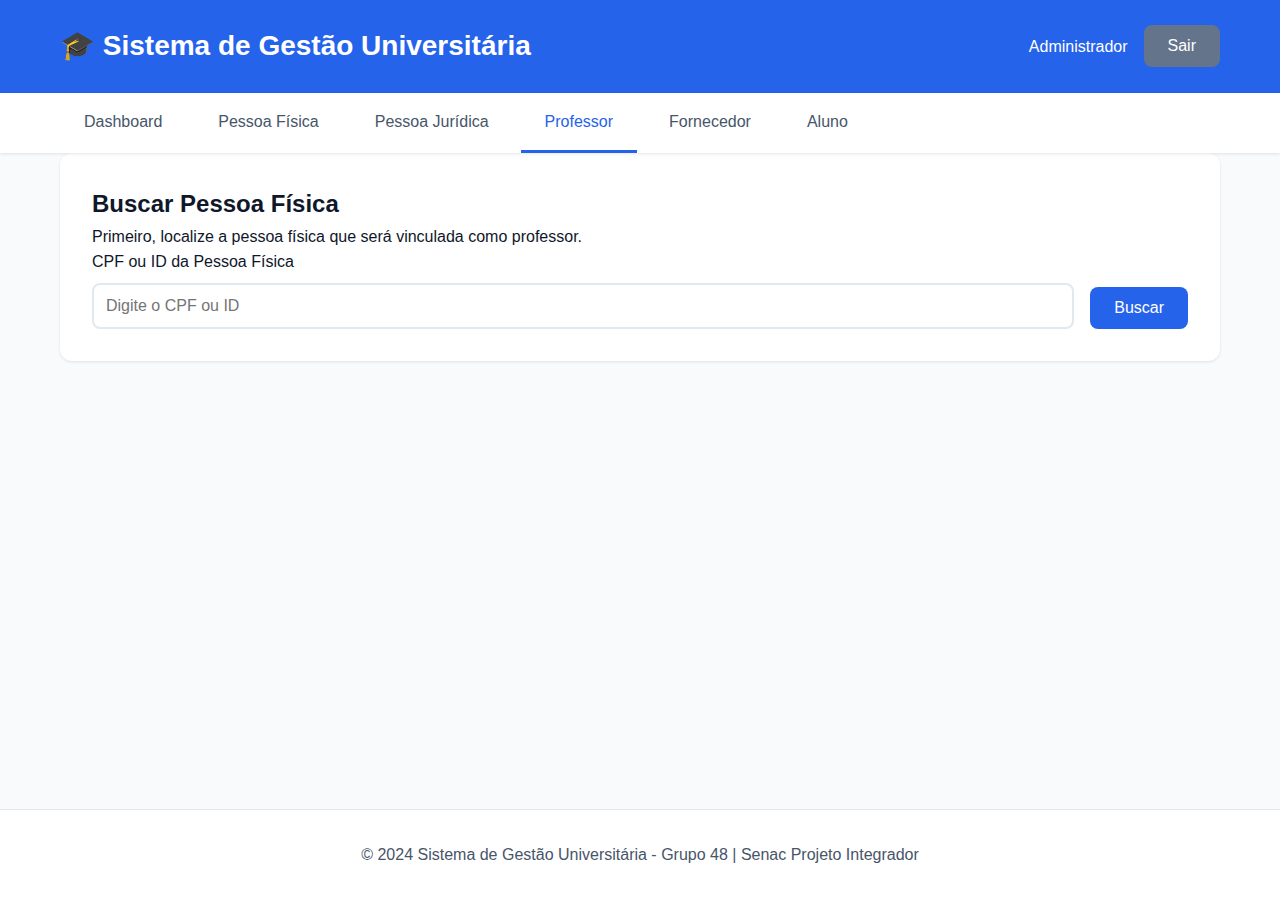
<file: professor.html>
<!DOCTYPE html>
<html lang="pt-BR">
<head>
    <meta charset="UTF-8">
    <meta name="viewport" content="width=device-width, initial-scale=1.0">
    <title>Cadastrar Professor - Sistema de Gestão Universitária</title>
    <link rel="stylesheet" href="styles.css">
</head>
<body>
    <header>
        <div class="container">
            <h1>🎓 Sistema de Gestão Universitária</h1>
            <div class="user-info">
                <span>Administrador</span>
                <button class="btn-secondary">Sair</button>
            </div>
        </div>
    </header>

    <nav class="main-nav">
        <div class="container">
            <a href="index.html">Dashboard</a>
            <a href="pessoa-fisica.html">Pessoa Física</a>
            <a href="pessoa-juridica.html">Pessoa Jurídica</a>
            <a href="professor.html" class="active">Professor</a>
            <a href="fornecedor.html">Fornecedor</a>
            <a href="aluno.html">Aluno</a>
        </div>
    </nav>

    <main class="container">
        <!-- Seção de Busca -->
        <div class="search-section">
            <h2>Buscar Pessoa Física</h2>
            <p class="description">Primeiro, localize a pessoa física que será vinculada como professor.</p>

            <div class="search-box">
                <div class="form-group">
                    <label for="cpfBusca">CPF ou ID da Pessoa Física</label>
                    <input 
                        type="text" 
                        id="cpfBusca" 
                        placeholder="Digite o CPF ou ID"
                    >
                </div>
                <button type="button" class="btn-primary" onclick="buscarPessoa()">Buscar</button>
            </div>

            <div id="resultadoBusca"></div>
        </div>

        <!-- Formulário de Professor (inicialmente oculto) -->
        <div id="formularioProfessor" class="form-section" style="display: none;">
            <h2>Dados do Professor</h2>
            <p class="description">Preencha as informações complementares para o cadastro do professor.</p>

            <div id="messages"></div>

            <!-- Dados da Pessoa Física (somente leitura) -->
            <div class="info-box">
                <strong>Pessoa Física Selecionada:</strong>
                <p id="dadosPessoa" style="margin-top: 0.5rem;"></p>
            </div>

            <form id="formProfessor">
                <div class="form-row">
                    <div class="form-group">
                        <label for="departamento" class="required">Departamento</label>
                        <select id="departamento" name="departamento" required>
                            <option value="">Selecione o departamento</option>
                            <option value="Ciências Exatas">Ciências Exatas</option>
                            <option value="Ciências Humanas">Ciências Humanas</option>
                            <option value="Ciências Biológicas">Ciências Biológicas</option>
                            <option value="Engenharias">Engenharias</option>
                            <option value="Tecnologia">Tecnologia</option>
                            <option value="Administração">Administração</option>
                            <option value="Direito">Direito</option>
                            <option value="Saúde">Saúde</option>
                        </select>
                    </div>

                    <div class="form-group">
                        <label for="titulacao" class="required">Titulação</label>
                        <select id="titulacao" name="titulacao" required>
                            <option value="">Selecione a titulação</option>
                            <option value="Graduação">Graduação</option>
                            <option value="Especialização">Especialização</option>
                            <option value="Mestrado">Mestrado</option>
                            <option value="Doutorado">Doutorado</option>
                            <option value="Pós-Doutorado">Pós-Doutorado</option>
                        </select>
                    </div>
                </div>

                <div class="form-row">
                    <div class="form-group">
                        <label for="regimeTrabalho" class="required">Regime de Trabalho</label>
                        <select id="regimeTrabalho" name="regimeTrabalho" required>
                            <option value="">Selecione o regime</option>
                            <option value="20h">20 horas semanais</option>
                            <option value="40h">40 horas semanais</option>
                            <option value="DE">Dedicação Exclusiva</option>
                        </select>
                    </div>

                    <div class="form-group">
                        <label for="dataAdmissao" class="required">Data de Admissão</label>
                        <input 
                            type="date" 
                            id="dataAdmissao" 
                            name="dataAdmissao"
                            required
                        >
                    </div>
                </div>

                <div class="form-actions">
                    <button type="button" class="btn-secondary" onclick="cancelarCadastro()">Cancelar</button>
                    <button type="submit" class="btn-primary">Cadastrar Professor</button>
                </div>
            </form>
        </div>
    </main>

    <footer>
        <div class="container">
            <p>&copy; 2024 Sistema de Gestão Universitária - Grupo 48 | Senac Projeto Integrador</p>
        </div>
    </footer>

    <script src="scripts.js"></script>
    <script>
        let pessoaFisicaSelecionada = null;

        function buscarPessoa() {
            const cpfBusca = document.getElementById('cpfBusca').value.trim();
            const resultadoDiv = document.getElementById('resultadoBusca');

            if (!cpfBusca) {
                resultadoDiv.innerHTML = '<div class="error-message">Por favor, digite um CPF ou ID para buscar.</div>';
                return;
            }

            // Simular busca (80% de chance de encontrar)
            if (Math.random() < 0.8) {
                pessoaFisicaSelecionada = {
                    id: 'PF' + Math.floor(Math.random() * 10000).toString().padStart(5, '0'),
                    nome: 'João da Silva Santos',
                    cpf: '123.456.789-00',
                    email: 'joao.silva@email.com',
                    telefone: '(81) 98765-4321'
                };

                resultadoDiv.innerHTML = `
                    <div class="result-card">
                        <h4>✅ Pessoa Física Encontrada</h4>
                        <p><strong>ID:</strong> ${pessoaFisicaSelecionada.id}</p>
                        <p><strong>Nome:</strong> ${pessoaFisicaSelecionada.nome}</p>
                        <p><strong>CPF:</strong> ${pessoaFisicaSelecionada.cpf}</p>
                        <p><strong>E-mail:</strong> ${pessoaFisicaSelecionada.email}</p>
                        <p><strong>Telefone:</strong> ${pessoaFisicaSelecionada.telefone}</p>
                        <button class="btn-success" style="margin-top: 1rem;" onclick="vincularProfessor()">
                            Vincular como Professor
                        </button>
                    </div>
                `;
            } else {
                resultadoDiv.innerHTML = `
                    <div class="error-message">
                        Pessoa física não encontrada. 
                        <a href="pessoa-fisica.html" style="color: inherit; text-decoration: underline;">
                            Clique aqui para cadastrar
                        </a>
                    </div>
                `;
            }
        }

        function vincularProfessor() {
            // Verificar se já é professor (20% de chance)
            if (Math.random() < 0.2) {
                const resultadoDiv = document.getElementById('resultadoBusca');
                resultadoDiv.innerHTML = `
                    <div class="error-message">
                        Esta pessoa física já possui vínculo de professor.
                        <div style="margin-top: 1rem;">
                            <button class="btn-secondary" onclick="visualizarProfessor()">Visualizar</button>
                            <button class="btn-primary" onclick="atualizarProfessor()">Atualizar Dados</button>
                        </div>
                    </div>
                `;
                return;
            }

            // Mostrar formulário
            document.getElementById('formularioProfessor').style.display = 'block';
            document.getElementById('dadosPessoa').innerHTML = `
                <strong>${pessoaFisicaSelecionada.nome}</strong> - 
                CPF: ${pessoaFisicaSelecionada.cpf} - 
                ID: ${pessoaFisicaSelecionada.id}
            `;
            
            // Scroll suave para o formulário
            document.getElementById('formularioProfessor').scrollIntoView({ behavior: 'smooth' });
        }

        function visualizarProfessor() {
            alert('Funcionalidade de visualização será implementada.');
        }

        function atualizarProfessor() {
            vincularProfessor();
        }

        function cancelarCadastro() {
            document.getElementById('formularioProfessor').style.display = 'none';
            document.getElementById('formProfessor').reset();
            document.getElementById('messages').innerHTML = '';
            pessoaFisicaSelecionada = null;
        }

        // Validação do formulário
        document.getElementById('formProfessor').addEventListener('submit', function(e) {
            e.preventDefault();

            if (!pessoaFisicaSelecionada) {
                showMessage('Erro: Nenhuma pessoa física selecionada.', 'error');
                return;
            }

            // Gerar matrícula funcional
            const matricula = 'PROF' + Math.floor(Math.random() * 100000).toString().padStart(6, '0');
            
            showMessage(`Professor cadastrado com sucesso! Matrícula: ${matricula}`, 'success');
            
            // Limpar após 3 segundos
            setTimeout(() => {
                cancelarCadastro();
                document.getElementById('resultadoBusca').innerHTML = '';
                document.getElementById('cpfBusca').value = '';
            }, 3000);
        });

        function showMessage(message, type) {
            const messagesDiv = document.getElementById('messages');
            const className = type === 'success' ? 'success-message' : 'error-message';
            messagesDiv.innerHTML = `<div class="${className}">${message}</div>`;
            messagesDiv.scrollIntoView({ behavior: 'smooth' });
        }
    </script>
</body>
</html>
</file>
<file: styles.css>
/* Reset e Configurações Gerais */
* {
    margin: 0;
    padding: 0;
    box-sizing: border-box;
}

:root {
    --primary-color: #2563eb;
    --secondary-color: #64748b;
    --success-color: #16a34a;
    --danger-color: #dc2626;
    --warning-color: #ea580c;
    --background: #f8fafc;
    --surface: #ffffff;
    --text-primary: #0f172a;
    --text-secondary: #475569;
    --border-color: #e2e8f0;
    --shadow: 0 1px 3px rgba(0, 0, 0, 0.1);
    --shadow-lg: 0 10px 15px -3px rgba(0, 0, 0, 0.1);
}

body {
    font-family: -apple-system, BlinkMacSystemFont, 'Segoe UI', 'Roboto', 'Oxygen', 'Ubuntu', sans-serif;
    background-color: var(--background);
    color: var(--text-primary);
    line-height: 1.6;
    min-height: 100vh;
    display: flex;
    flex-direction: column;
}

.container {
    max-width: 1200px;
    margin: 0 auto;
    padding: 0 20px;
    width: 100%;
}

/* Header */
header {
    background-color: var(--primary-color);
    color: white;
    padding: 1.5rem 0;
    box-shadow: var(--shadow);
}

header .container {
    display: flex;
    justify-content: space-between;
    align-items: center;
}

header h1 {
    font-size: 1.75rem;
    font-weight: 600;
}

.user-info {
    display: flex;
    align-items: center;
    gap: 1rem;
}

/* Navigation */
.main-nav {
    background-color: var(--surface);
    box-shadow: var(--shadow);
    position: sticky;
    top: 0;
    z-index: 100;
}

.main-nav .container {
    display: flex;
    gap: 0.5rem;
    overflow-x: auto;
}

.main-nav a {
    padding: 1rem 1.5rem;
    text-decoration: none;
    color: var(--text-secondary);
    font-weight: 500;
    border-bottom: 3px solid transparent;
    transition: all 0.3s ease;
    white-space: nowrap;
}

.main-nav a:hover {
    color: var(--primary-color);
    background-color: var(--background);
}

.main-nav a.active {
    color: var(--primary-color);
    border-bottom-color: var(--primary-color);
}

/* Main Content */
main {
    flex: 1;
    padding: 2rem 0;
}

/* Dashboard */
.dashboard h2 {
    font-size: 2rem;
    margin-bottom: 0.5rem;
}

.subtitle {
    color: var(--text-secondary);
    margin-bottom: 2rem;
}

.cards-grid {
    display: grid;
    grid-template-columns: repeat(auto-fit, minmax(280px, 1fr));
    gap: 1.5rem;
    margin-bottom: 3rem;
}

.card {
    background: var(--surface);
    padding: 2rem;
    border-radius: 12px;
    box-shadow: var(--shadow);
    transition: transform 0.3s ease, box-shadow 0.3s ease;
    text-align: center;
}

.card:hover {
    transform: translateY(-5px);
    box-shadow: var(--shadow-lg);
}

.card-icon {
    font-size: 3rem;
    margin-bottom: 1rem;
}

.card h3 {
    font-size: 1.5rem;
    margin-bottom: 0.5rem;
    color: var(--text-primary);
}

.card p {
    color: var(--text-secondary);
    margin-bottom: 1.5rem;
}

/* Statistics */
.stats {
    margin-top: 3rem;
}

.stats h3 {
    font-size: 1.5rem;
    margin-bottom: 1.5rem;
}

.stats-grid {
    display: grid;
    grid-template-columns: repeat(auto-fit, minmax(200px, 1fr));
    gap: 1.5rem;
}

.stat-card {
    background: var(--surface);
    padding: 1.5rem;
    border-radius: 12px;
    box-shadow: var(--shadow);
    text-align: center;
}

.stat-number {
    font-size: 2.5rem;
    font-weight: 700;
    color: var(--primary-color);
    margin-bottom: 0.5rem;
}

.stat-label {
    color: var(--text-secondary);
    font-size: 0.875rem;
}

/* Forms */
.form-section {
    background: var(--surface);
    padding: 2rem;
    border-radius: 12px;
    box-shadow: var(--shadow);
    margin-bottom: 2rem;
}

.form-section h2 {
    font-size: 1.75rem;
    margin-bottom: 0.5rem;
}

.form-section .description {
    color: var(--text-secondary);
    margin-bottom: 2rem;
}

.form-group {
    margin-bottom: 1.5rem;
}

.form-group label {
    display: block;
    font-weight: 500;
    margin-bottom: 0.5rem;
    color: var(--text-primary);
}

.form-group label.required::after {
    content: " *";
    color: var(--danger-color);
}

.form-group input,
.form-group select,
.form-group textarea {
    width: 100%;
    padding: 0.75rem;
    border: 2px solid var(--border-color);
    border-radius: 8px;
    font-size: 1rem;
    font-family: inherit;
    transition: border-color 0.3s ease;
}

.form-group input:focus,
.form-group select:focus,
.form-group textarea:focus {
    outline: none;
    border-color: var(--primary-color);
}

.form-group textarea {
    resize: vertical;
    min-height: 100px;
}

.form-group small {
    display: block;
    margin-top: 0.25rem;
    color: var(--text-secondary);
    font-size: 0.875rem;
}

.form-row {
    display: grid;
    grid-template-columns: repeat(auto-fit, minmax(250px, 1fr));
    gap: 1.5rem;
}

.error-message {
    background-color: #fee2e2;
    color: var(--danger-color);
    padding: 0.75rem;
    border-radius: 8px;
    margin-bottom: 1rem;
    border-left: 4px solid var(--danger-color);
}

.success-message {
    background-color: #dcfce7;
    color: var(--success-color);
    padding: 0.75rem;
    border-radius: 8px;
    margin-bottom: 1rem;
    border-left: 4px solid var(--success-color);
}

.info-box {
    background-color: #dbeafe;
    color: #1e40af;
    padding: 1rem;
    border-radius: 8px;
    margin-bottom: 1.5rem;
    border-left: 4px solid var(--primary-color);
}

/* Search Section */
.search-section {
    background: var(--surface);
    padding: 2rem;
    border-radius: 12px;
    box-shadow: var(--shadow);
    margin-bottom: 2rem;
}

.search-box {
    display: flex;
    gap: 1rem;
    align-items: flex-end;
}

.search-box .form-group {
    flex: 1;
    margin-bottom: 0;
}

/* Result Card */
.result-card {
    background: var(--background);
    padding: 1.5rem;
    border-radius: 8px;
    border: 2px solid var(--border-color);
    margin-top: 1rem;
}

.result-card h4 {
    color: var(--primary-color);
    margin-bottom: 0.5rem;
}

.result-card p {
    color: var(--text-secondary);
    margin: 0.25rem 0;
}

/* Buttons */
.btn-primary,
.btn-secondary,
.btn-success,
.btn-danger {
    padding: 0.75rem 1.5rem;
    border: none;
    border-radius: 8px;
    font-size: 1rem;
    font-weight: 500;
    cursor: pointer;
    text-decoration: none;
    display: inline-block;
    transition: all 0.3s ease;
}

.btn-primary {
    background-color: var(--primary-color);
    color: white;
}

.btn-primary:hover {
    background-color: #1d4ed8;
    transform: translateY(-2px);
}

.btn-secondary {
    background-color: var(--secondary-color);
    color: white;
}

.btn-secondary:hover {
    background-color: #475569;
}

.btn-success {
    background-color: var(--success-color);
    color: white;
}

.btn-success:hover {
    background-color: #15803d;
}

.btn-danger {
    background-color: var(--danger-color);
    color: white;
}

.btn-danger:hover {
    background-color: #b91c1c;
}

.form-actions {
    display: flex;
    gap: 1rem;
    margin-top: 2rem;
    justify-content: flex-end;
}

/* Footer */
footer {
    background-color: var(--surface);
    padding: 2rem 0;
    margin-top: 3rem;
    border-top: 1px solid var(--border-color);
}

footer p {
    text-align: center;
    color: var(--text-secondary);
}

/* Responsive */
@media (max-width: 768px) {
    header h1 {
        font-size: 1.25rem;
    }

    .cards-grid {
        grid-template-columns: 1fr;
    }

    .form-row {
        grid-template-columns: 1fr;
    }

    .search-box {
        flex-direction: column;
        align-items: stretch;
    }

    .form-actions {
        flex-direction: column;
    }

    .form-actions button,
    .form-actions a {
        width: 100%;
    }
}

/* Loading State */
.loading {
    text-align: center;
    padding: 2rem;
    color: var(--text-secondary);
}

.loading::after {
    content: '';
    display: inline-block;
    width: 20px;
    height: 20px;
    border: 3px solid var(--border-color);
    border-top-color: var(--primary-color);
    border-radius: 50%;
    animation: spin 1s linear infinite;
    margin-left: 0.5rem;
}

@keyframes spin {
    to { transform: rotate(360deg); }
}

/* Disabled State */
input:disabled,
select:disabled,
textarea:disabled,
button:disabled {
    opacity: 0.6;
    cursor: not-allowed;
}
</file>
